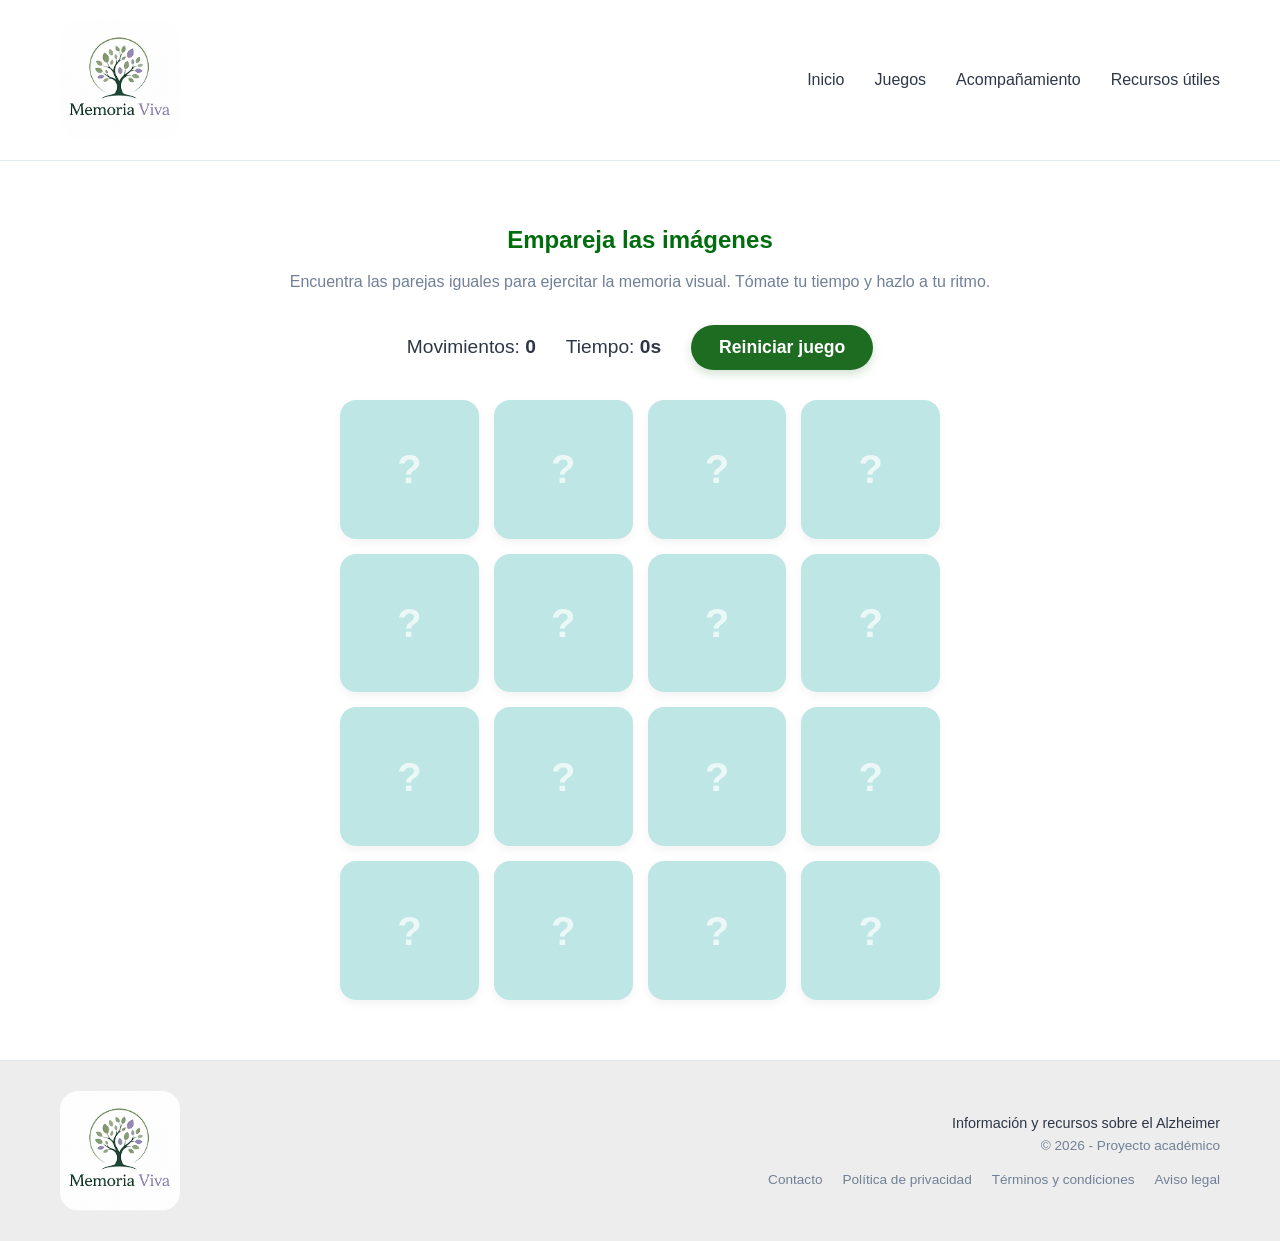
<file: juego_memoria.html>
<!DOCTYPE html>
<html lang="es">
<head>
    <meta charset="UTF-8">
    <meta name="viewport" content="width=device-width, initial-scale=1.0">
    <title>Memoria Viva | Empareja las imágenes</title>
    <link rel="stylesheet" href="css/estilo.css">
    <script src="funciones.js" defer></script> 
    <link rel="icon" type="image/png" href="imagenes/Logo.png">

</head>
<body>
    <header class="navbar">
        <div class="container nav-container">
            <div class="logo">
                <a href="index.html">
                    <img src="imagenes/Logo.png" alt="Logotipo de Memoria Viva" class="logo-img">
                </a>
            </div>
            <nav>
                <ul class="nav-links">
                    <li><a href="index.html" class="nav-item">Inicio</a></li>
                    <li><a href="juegos.html" class="nav-item active">Juegos</a></li>
                    <li><a href="acompanamiento.html" class="nav-item">Acompañamiento</a></li>
                    <li><a href="recursos.html" class="nav-item">Recursos útiles</a></li>
                </ul>
            </nav>
        </div>
    </header>

    <main>
        <section class="page-section active section-padding">
            <div class="container" style="text-align: center; max-width: 800px;">
                <h1 style="color: var(--color-memoria); margin-bottom: 10px;">Empareja las imágenes</h1>
                <p style="color: var(--text-light); margin-bottom: 30px;">Encuentra las parejas iguales para ejercitar la memoria visual. Tómate tu tiempo y hazlo a tu ritmo.</p>
                
                <!-- Panel de controles -->
                <div class="game-stats">
                    <span>Movimientos: <strong id="movimientos">0</strong></span>
                    <span>Tiempo: <strong id="tiempo">0s</strong></span>
                    <button id="reiniciar" class="btn-juego">Reiniciar juego</button>
                </div>

                <!-- Tablero donde se inyectarán las cartas desde JS -->
                <div class="memory-board" id="tablero"></div>
            </div>
        </section>
    </main>

    <footer>
        <div class="container footer-content">
            <div class="footer-logo">
                <img src="imagenes/Logo.png" alt="Logotipo de Memoria Viva" class="logo-img">
            </div>
            <div class="footer-right-group">
                <div class="footer-info">
                    <p>Información y recursos sobre el Alzheimer</p>
                    <p class="copyright">&copy; 2026 - Proyecto académico</p>
                </div>
                <div class="footer-links">
                    <a href="#">Contacto</a>
                    <a href="#">Política de privacidad</a>
                    <a href="#">Términos y condiciones</a>
                    <a href="#">Aviso legal</a>
                </div>
            </div>
        </div>
    </footer>
</body>
</html>
</file>
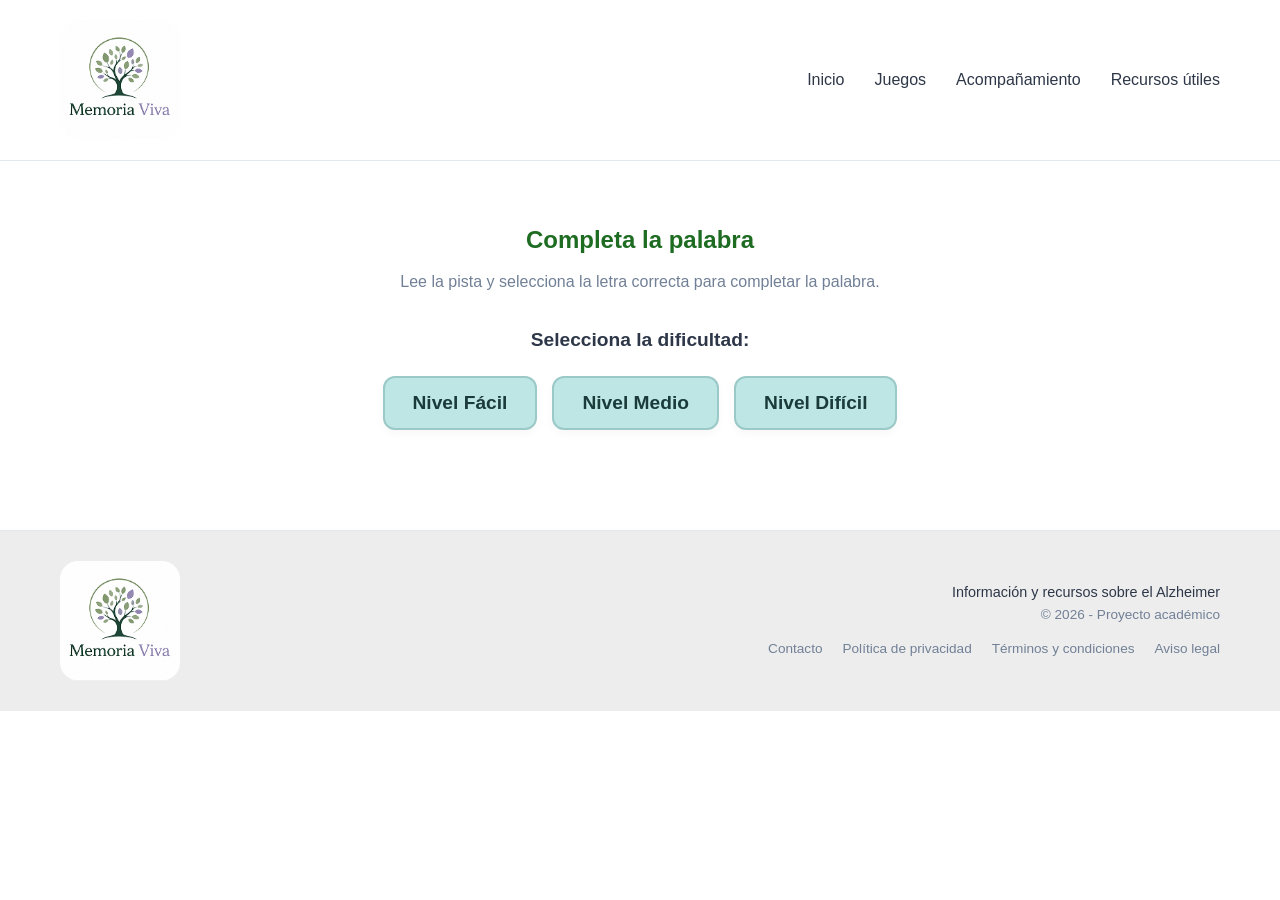
<file: juego_palabra.html>
<!DOCTYPE html>
<html lang="es">
<head>
    <meta charset="UTF-8">
    <meta name="viewport" content="width=device-width, initial-scale=1.0">
    <title>Memoria Viva | Completa la palabra</title>
    <link rel="stylesheet" href="css/estilo.css">
    <script src="funciones.js" defer></script> 
    <link rel="icon" type="image/png" href="imagenes/Logo.png">

</head>
<body>
    <header class="navbar">
        <div class="container nav-container">
            <div class="logo">
                <a href="index.html">
                    <img src="imagenes/Logo.png" alt="Logotipo de Memoria Viva" class="logo-img">
                </a>
            </div>
            <nav>
                <ul class="nav-links">
                    <li><a href="index.html" class="nav-item">Inicio</a></li>
                    <li><a href="juegos.html" class="nav-item active">Juegos</a></li>
                    <li><a href="acompanamiento.html" class="nav-item">Acompañamiento</a></li>
                    <li><a href="recursos.html" class="nav-item">Recursos útiles</a></li>
                </ul>
            </nav>
        </div>
    </header>

    <main>
        <section class="page-section active section-padding">
            <div class="container" style="text-align: center; max-width: 800px;">
                <h1 style="color: var(--color-juegos, #1e6b22); margin-bottom: 10px;">Completa la palabra</h1>
                <p style="color: var(--text-light); margin-bottom: 30px;">Lee la pista y selecciona la letra correcta para completar la palabra.</p>
                
                <!-- 1. Menú para elegir nivel -->
                <div id="selector-nivel" style="margin-bottom: 40px;">
                    <h2 style="font-size: 1.2rem; margin-bottom: 20px;">Selecciona la dificultad:</h2>
                    <div style="display: flex; justify-content: center; gap: 15px; flex-wrap: wrap;">
                        <button class="btn-nivel" data-nivel="facil">Nivel Fácil</button>
                        <button class="btn-nivel" data-nivel="medio">Nivel Medio</button>
                        <button class="btn-nivel" data-nivel="dificil">Nivel Difícil</button>
                        
                    </div>
                </div>

                <!-- 2. Tablero del juego (oculto al principio) -->
                <div id="tablero-palabras" class="word-game-board" style="display: none;">
                    <p id="pista-texto" class="word-hint">Cargando pista...</p>
                    
                    <div id="palabra-cajas" class="word-boxes">
                        <!-- Las letras se inyectan aquí -->
                    </div>

                    <div id="opciones-letras" class="letter-options">
                        <!-- Los botones se inyectan aquí -->
                    </div>

                    <p id="mensaje-juego" class="word-message"></p>
                    
                    <div style="margin-top: 30px;">
                        <button id="btn-cambiar-nivel" class="btn-juego btn-cambiar">Cambiar de nivel</button>
                    </div>
                </div>
            </div>
        </section>
    </main>
    
    <footer>
        <div class="container footer-content">
            <div class="footer-logo">
                <img src="imagenes/Logo.png" alt="Logotipo de Memoria Viva" class="logo-img">
            </div>
            
            <div class="footer-right-group">
                <div class="footer-info">
                    <p>Información y recursos sobre el Alzheimer</p>
                    <p class="copyright">&copy; 2026 - Proyecto académico</p>
                </div>
                <div class="footer-links">
                    <a href="#">Contacto</a>
                    <a href="#">Política de privacidad</a>
                    <a href="#">Términos y condiciones</a>
                    <a href="#">Aviso legal</a>
                </div>
            </div>
        </div>
    </footer>
</body>
</html>
</file>
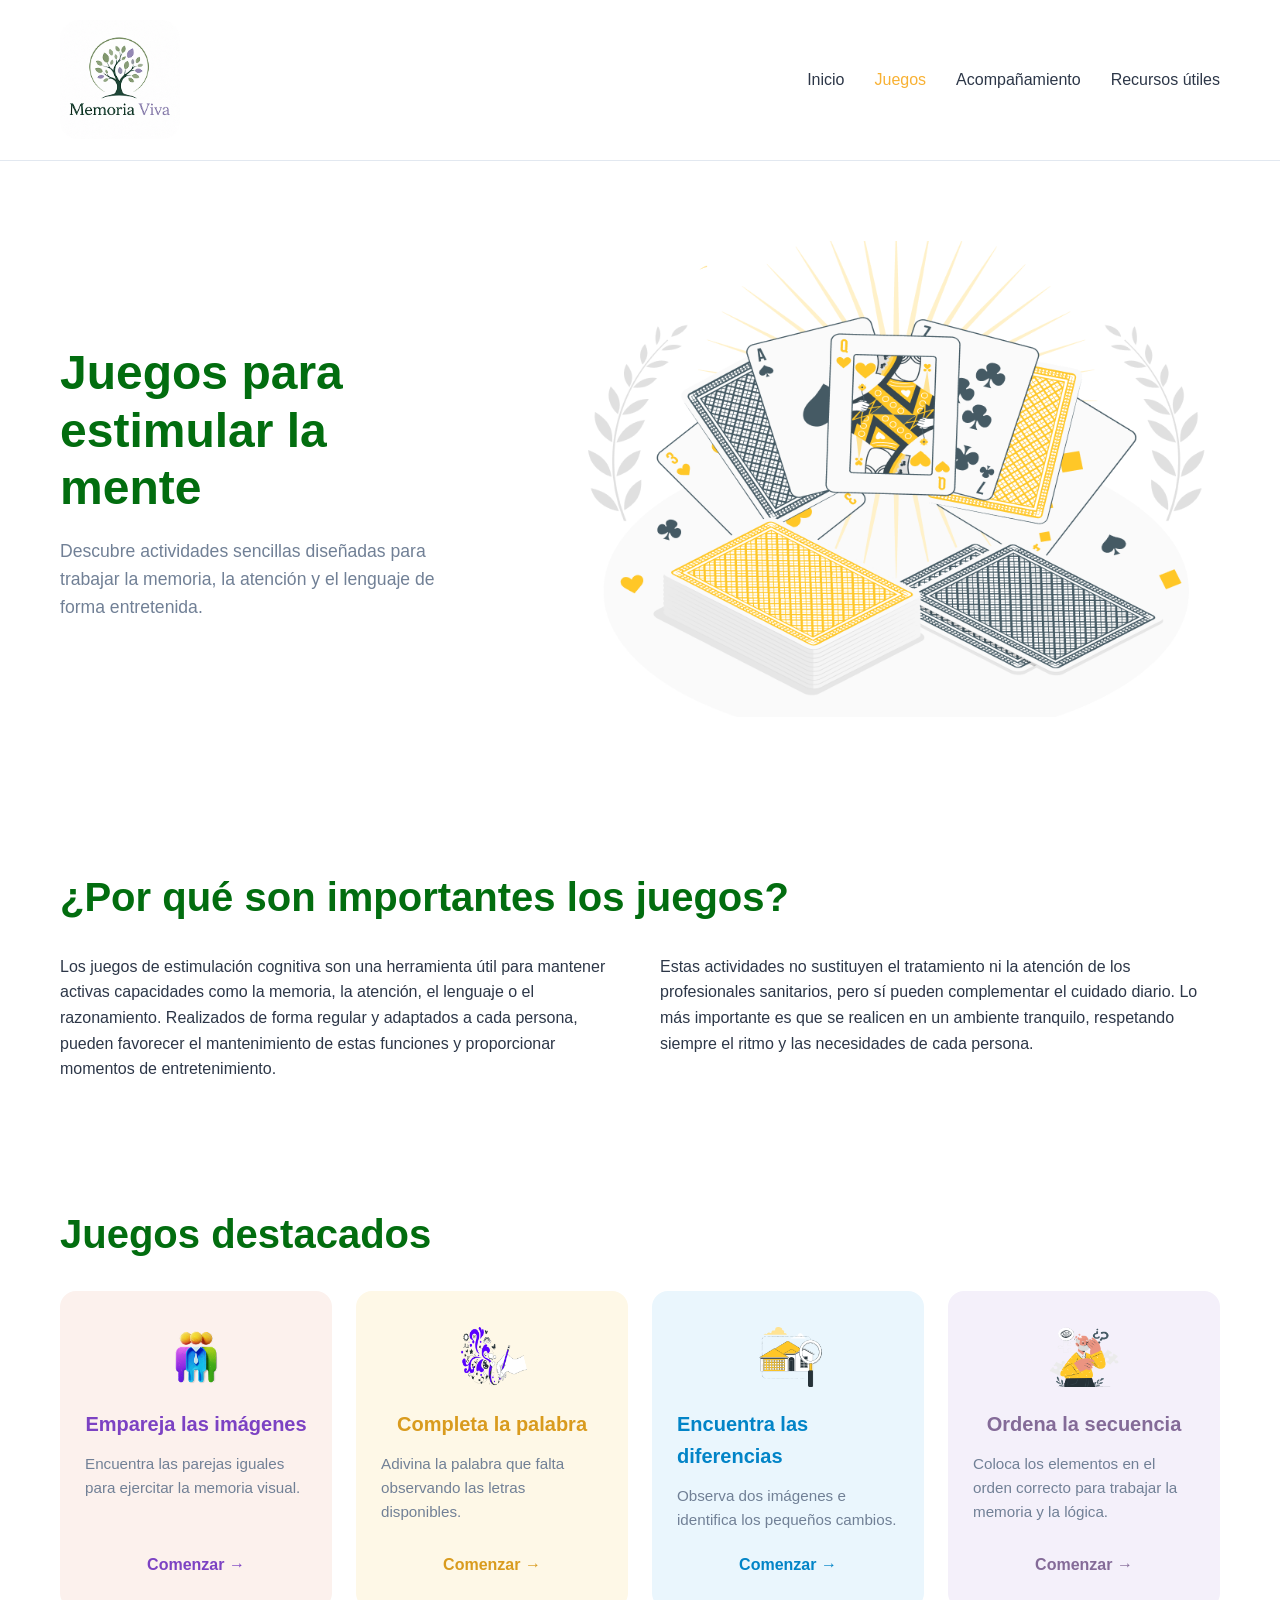
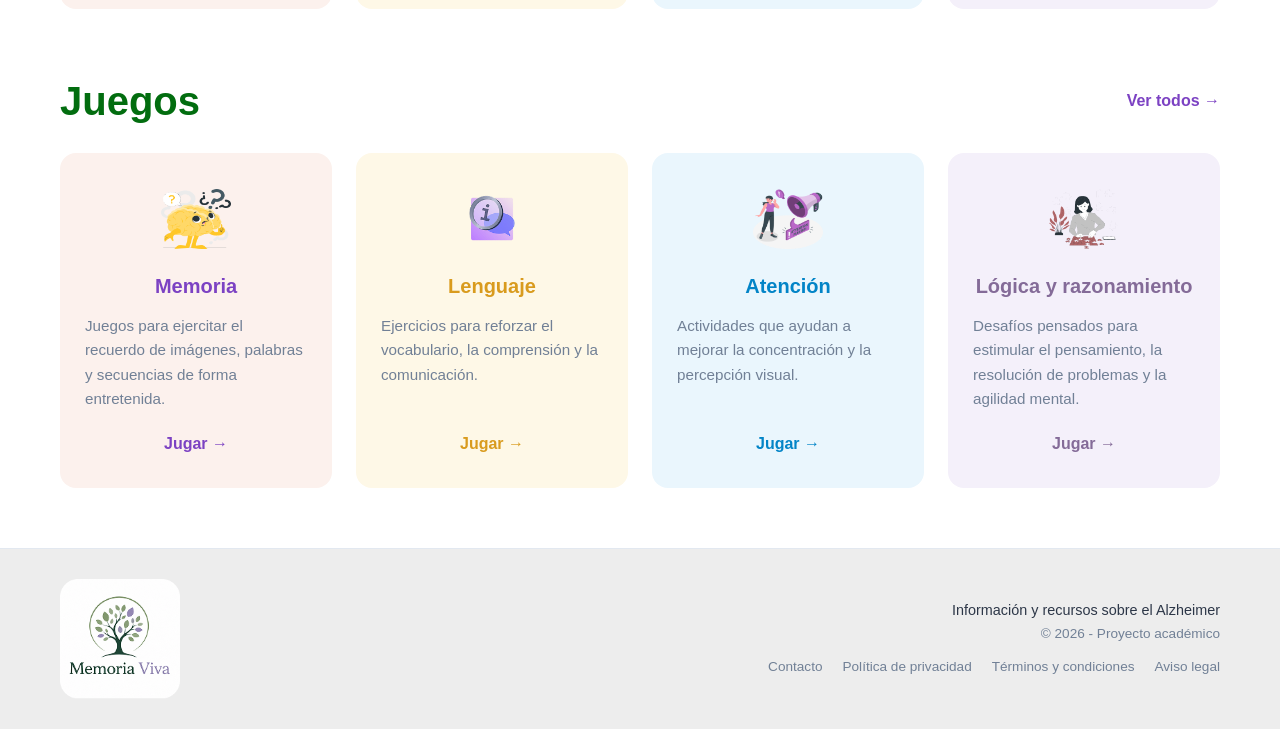
<file: juegos.html>
<!DOCTYPE html>
<html lang="es">
<head>
    <meta charset="UTF-8">
    <meta name="viewport" content="width=device-width, initial-scale=1.0">
    <title>Memoria Viva | Juegos</title>
    <link rel="stylesheet" href="css/estilo.css">
    <script src="funciones.js" defer></script>
    <link rel="icon" type="image/png" href="imagenes/Logo.png">
</head>
<body>
    <header class="navbar">
        <div class="container nav-container">
            <div class="logo">
                <a href="index.html">
                    <img src="imagenes/Logo.png" alt="Logotipo de Memoria Viva" class="logo-img">
                </a>
            </div>
            <nav>
                <ul class="nav-links">
                    <li><a href="index.html" class="nav-item">Inicio</a></li>
                    <li><a href="juegos.html" class="nav-item active">Juegos</a></li>
                    <li><a href="acompanamiento.html" class="nav-item">Acompañamiento</a></li>
                    <li><a href="recursos.html" class="nav-item">Recursos útiles</a></li>
                </ul>
            </nav>
        </div>
    </header>

    <main>
        <section class="page-section active">
            <!-- 1. Sección Hero Principal de Juegos -->
            <div class="container hero">
                <div class="hero-text">
                    <h1>Juegos para<br>estimular la<br>mente</h1>
                    <p>Descubre actividades sencillas diseñadas para trabajar la memoria, la atención y el lenguaje de forma entretenida.</p>
                </div>
                <div class="hero-image">
                    <img src="imagenes/Juegos-hero.png" alt="Ilustración de cartas y barajas para juegos de estimulación cognitiva" style="width: 100%; height: auto; border-radius: 16px;">
                </div>
            </div>

            <!-- 2. Sección ¿Por qué son importantes los juegos? -->
            <div class="container section-padding">
                <h2 class="section-title">¿Por qué son importantes los juegos?</h2>
                <div class="text-block-2col">
                    <p>Los juegos de estimulación cognitiva son una herramienta útil para mantener activas capacidades como la memoria, la atención, el lenguaje o el razonamiento. Realizados de forma regular y adaptados a cada persona, pueden favorecer el mantenimiento de estas funciones y proporcionar momentos de entretenimiento.</p>
                    <p>Estas actividades no sustituyen el tratamiento ni la atención de los profesionales sanitarios, pero sí pueden complementar el cuidado diario. Lo más importante es que se realicen en un ambiente tranquilo, respetando siempre el ritmo y las necesidades de cada persona.</p>
                </div>
            </div>

            <!-- 3. Sección Juegos destacados (Grid de 4 tarjetas) -->
            <div class="container section-padding">
                <h2 class="section-title">Juegos destacados</h2>
                <div class="grid-4">
                    <div class="card card-info">
                        <img src="imagenes/Icon acompa.png" alt="Icono de emparejar" class="card-icon">
                        <h3>Empareja las imágenes</h3>
                        <p>Encuentra las parejas iguales para ejercitar la memoria visual.</p>
                        <a href="juego_memoria.html" class="card-link">Comenzar &rarr;</a>
                    </div>
                    <div class="card card-acompanamiento">
                        <img src="imagenes/juego_completa la palabra.png" alt="Icono de completar palabra" class="card-icon">
                        <h3>Completa la palabra</h3>
                        <p>Adivina la palabra que falta observando las letras disponibles.</p>
                        <a href="juego_palabra.html" class="card-link">Comenzar &rarr;</a>
                    </div>
                    <div class="card card-juegos">
                        <img src="imagenes/juegos_encuentra diferencia.png" alt="Icono de diferencias" class="card-icon">
                        <h3>Encuentra las diferencias</h3>
                        <p>Observa dos imágenes e identifica los pequeños cambios.</p>
                        <a href="#" class="card-link">Comenzar &rarr;</a>
                    </div>
                    <div class="card card-recursos">
                        <img src="imagenes/juego_ordena secuencia.png" alt="Icono de secuencia" class="card-icon">
                        <h3>Ordena la secuencia</h3>
                        <p>Coloca los elementos en el orden correcto para trabajar la memoria y la lógica.</p>
                        <a href="#" class="card-link">Comenzar &rarr;</a>
                    </div>
                </div>
            </div>

            <!-- 4. Sección Categorías de Juegos -->
            <div class="container section-padding" style="padding-top: 0;">
                <div class="section-header-flex">
                    <h2 class="section-title">Juegos</h2>
                    <a href="#" class="card-link">Ver todos &rarr;</a>
                </div>
                
                <div class="grid-4">
                    <div class="card card-info">
                        <img src="imagenes/juego_memoria.png" alt="Icono de memoria" class="card-icon">
                        <h3>Memoria</h3>
                        <p>Juegos para ejercitar el recuerdo de imágenes, palabras y secuencias de forma entretenida.</p>
                        <a href="juego_memoria.html" class="card-link">Jugar &rarr;</a>
                    </div>
                    <div class="card card-acompanamiento">
                        <img src="imagenes/Icon info .png" alt="Icono de lenguaje" class="card-icon">
                        <h3>Lenguaje</h3>
                        <p>Ejercicios para reforzar el vocabulario, la comprensión y la comunicación.</p>
                        <a href="juego_palabra.html" class="card-link">Jugar &rarr;</a>
                    </div>
                    <div class="card card-juegos">
                        <img src="imagenes/juego_atencion.png" alt="Icono de atención" class="card-icon">
                        <h3>Atención</h3>
                        <p>Actividades que ayudan a mejorar la concentración y la percepción visual.</p>
                        <a href="#" class="card-link">Jugar &rarr;</a>
                    </div>
                    <div class="card card-recursos">
                        <img src="imagenes/juego_logica.png" alt="Icono de lógica y razonamiento" class="card-icon">
                        <h3>Lógica y razonamiento</h3>
                        <p>Desafíos pensados para estimular el pensamiento, la resolución de problemas y la agilidad mental.</p>
                        <a href="#" class="card-link">Jugar  &rarr;</a>
                    </div>
                </div>
            </div>
        </section>
    </main>

    <footer>
        <div class="container footer-content">
            <div class="footer-logo">
                <img src="imagenes/Logo.png" alt="Logotipo de Memoria Viva" class="logo-img">
            </div>
            
            <div class="footer-right-group">
                <div class="footer-info">
                    <p>Información y recursos sobre el Alzheimer</p>
                    <p class="copyright">&copy; 2026 - Proyecto académico</p>
                </div>
                <div class="footer-links">
                    <a href="#">Contacto</a>
                    <a href="#">Política de privacidad</a>
                    <a href="#">Términos y condiciones</a>
                    <a href="#">Aviso legal</a>
                </div>
            </div>
        </div>
    </footer>
</body>
</html>
</file>
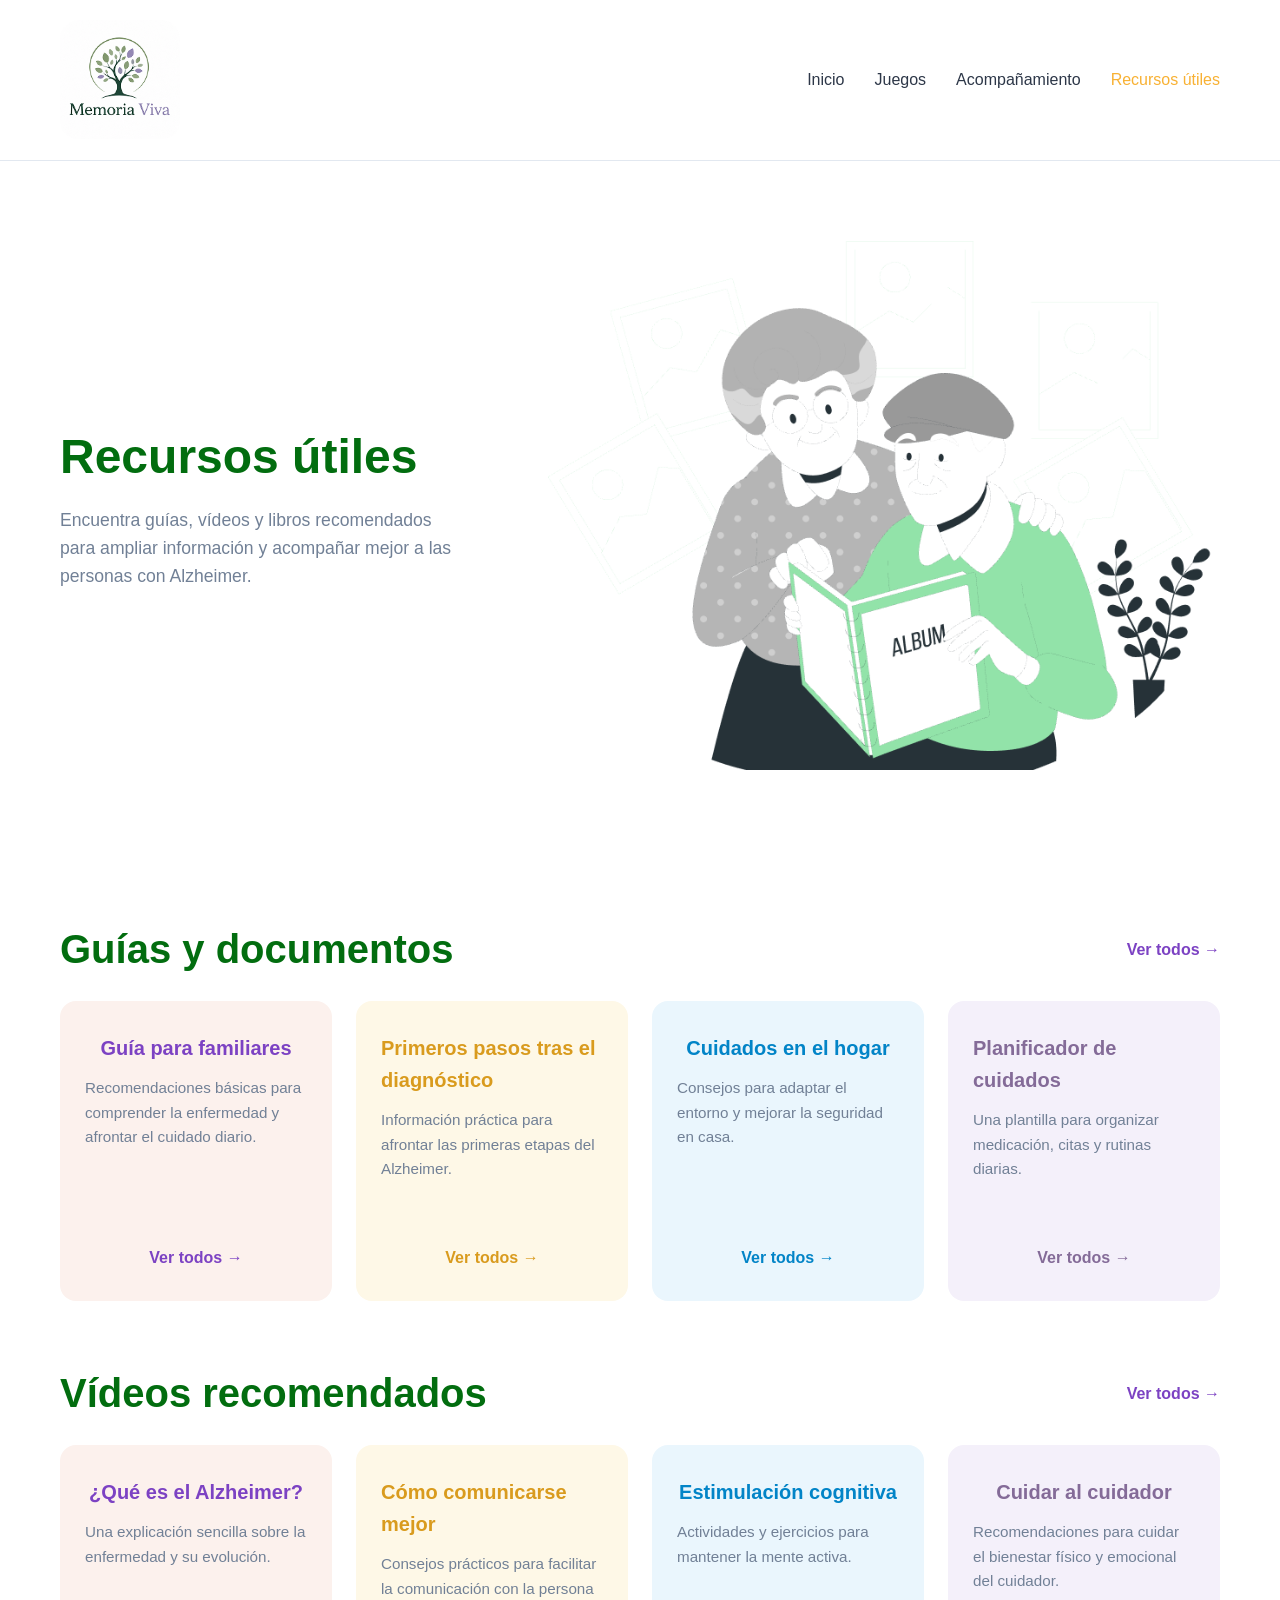
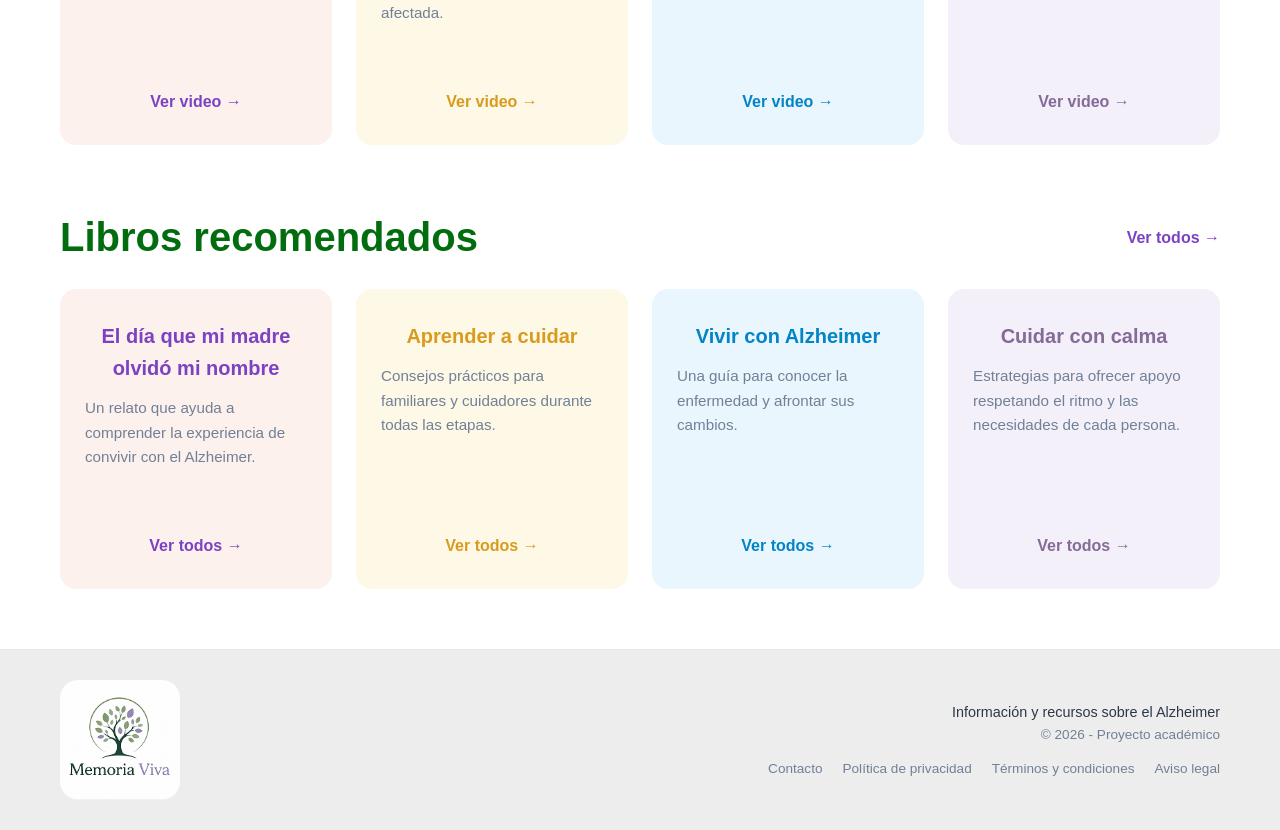
<file: recursos.html>
<!DOCTYPE html>
<html lang="es">
<head>
    <meta charset="UTF-8">
    <meta name="viewport" content="width=device-width, initial-scale=1.0">
    <title>Memoria Viva | Recursos útiles</title>
    <link rel="stylesheet" href="css/estilo.css">
    <script src="funciones.js" defer></script>
    <link rel="icon" type="image/png" href="imagenes/Logo.png">
</head>
<body>
    <header class="navbar">
        <div class="container nav-container">
            <div class="logo">
                <a href="index.html">
                    <img src="imagenes/Logo.png" alt="Logotipo de Memoria Viva" class="logo-img">
                </a>
            </div>
            <nav>
                <ul class="nav-links">
                    <li><a href="index.html" class="nav-item">Inicio</a></li>
                    <li><a href="juegos.html" class="nav-item">Juegos</a></li>
                    <li><a href="acompanamiento.html" class="nav-item">Acompañamiento</a></li>
                    <li><a href="recursos.html" class="nav-item active">Recursos útiles</a></li>
                </ul>
            </nav>
        </div>
    </header>

    <main>
        <section class="page-section active">
            <!-- 1. Sección Hero Principal de Recursos -->
            <div class="container hero">
                <div class="hero-text">
                    <h1>Recursos útiles</h1>
                    <p>Encuentra guías, vídeos y libros recomendados para ampliar información y acompañar mejor a las personas con Alzheimer.</p>
                </div>
                <div class="hero-image">
                    <img src="imagenes/recursos_hero.png" alt="Ilustración de personas revisando un álbum de fotos" style="width: 100%; height: auto; border-radius: 16px;">
                </div>
            </div>

            <!-- 2. Sección Guías y documentos -->
            <div class="container section-padding">
                <div class="section-header-flex">
                    <h2 class="section-title">Guías y documentos</h2>
                    <a href="#" class="card-link">Ver todos &rarr;</a>
                </div>
                <div class="grid-4">
                    <div class="card card-info">
                        <h3>Guía para familiares</h3>
                        <p>Recomendaciones básicas para comprender la enfermedad y afrontar el cuidado diario.</p>
                        <a href="pdf/FPM_GuiaCuidadores_CAST-Interact_2024-ok-2.pdf" target="_blank" rel="noopener noreferrer" class="card-link">Ver todos &rarr;</a>
                    </div>
                    <div class="card card-acompanamiento">
                        <h3>Primeros pasos tras el diagnóstico</h3>
                        <p>Información práctica para afrontar las primeras etapas del Alzheimer.</p>
                        <a href="pdf/FPM_GuiaCuidadores_CAST-Interact_2024-ok-2.pdf" target="_blank" rel="noopener noreferrer" class="card-link">Ver todos &rarr;</a>
                    </div>
                    <div class="card card-juegos">
                        <h3>Cuidados en el hogar</h3>
                        <p>Consejos para adaptar el entorno y mejorar la seguridad en casa.</p>
                        <a href="pdf/FPM_GuiaCuidadores_CAST-Interact_2024-ok-2.pdf" target="_blank" rel="noopener noreferrer" class="card-link">Ver todos &rarr;</a>
                    </div>
                    <div class="card card-recursos">
                        <h3>Planificador de cuidados</h3>
                        <p>Una plantilla para organizar medicación, citas y rutinas diarias.</p>
                        <a href="pdf/FPM_GuiaCuidadores_CAST-Interact_2024-ok-2.pdf" target="_blank" rel="noopener noreferrer" class="card-link">Ver todos &rarr;</a>
                    </div>
                </div>
            </div>

            <!-- 3. Sección Vídeos recomendados -->
            <div class="container section-padding" style="padding-top: 0;">
                <div class="section-header-flex">
                    <h2 class="section-title">Vídeos recomendados</h2>
                    <a href="#" class="card-link">Ver todos &rarr;</a>
                </div>
                <div class="grid-4">
                    <div class="card card-info">
                        <h3>¿Qué es el Alzheimer?</h3>
                        <p>Una explicación sencilla sobre la enfermedad y su evolución.</p>
                        <a href="https://www.youtube.com/watch?v=OQUfsnkmsL8" target="_blank" rel="noopener noreferrer"class="card-link">Ver video &rarr;</a>
                    </div>
                    <div class="card card-acompanamiento">
                        <h3>Cómo comunicarse mejor</h3>
                        <p>Consejos prácticos para facilitar la comunicación con la persona afectada.</p>
                         <a href="https://www.youtube.com/watch?v=OQUfsnkmsL8" target="_blank" rel="noopener noreferrer"class="card-link">Ver video &rarr;</a>
                    </div>
                    <div class="card card-juegos">
                        <h3>Estimulación cognitiva</h3>
                        <p>Actividades y ejercicios para mantener la mente activa.</p>
                        <a href="https://www.youtube.com/watch?v=OQUfsnkmsL8" target="_blank" rel="noopener noreferrer"class="card-link">Ver video &rarr;</a>
                    </div>
                    <div class="card card-recursos">
                        <h3>Cuidar al cuidador</h3>
                        <p>Recomendaciones para cuidar el bienestar físico y emocional del cuidador.</p>
                        <a href="https://www.youtube.com/watch?v=OQUfsnkmsL8" target="_blank" rel="noopener noreferrer"class="card-link">Ver video &rarr;</a>
                    </div>
                </div>
            </div>

            <!-- 4. Sección Libros recomendados -->
            <div class="container section-padding" style="padding-top: 0;">
                <div class="section-header-flex">
                    <h2 class="section-title">Libros recomendados</h2>
                    <a href="#" class="card-link">Ver todos &rarr;</a>
                </div>
                <div class="grid-4">
                    <div class="card card-info">
                        <h3>El día que mi madre olvidó mi nombre</h3>
                        <p>Un relato que ayuda a comprender la experiencia de convivir con el Alzheimer.</p>
                        <a href="https://alzheimercatalunya.org/es/6-recomendaciones-de-libros-sobre-alzheimer-y-demencias-para-este-sant-jordi/" target="_blank" rel="noopener noreferrer" class="card-link">Ver todos &rarr;</a>
                    </div>
                    <div class="card card-acompanamiento">
                        <h3>Aprender a cuidar</h3>
                        <p>Consejos prácticos para familiares y cuidadores durante todas las etapas.</p>
                        <a href="https://alzheimercatalunya.org/es/6-recomendaciones-de-libros-sobre-alzheimer-y-demencias-para-este-sant-jordi/" target="_blank" rel="noopener noreferrer" class="card-link">Ver todos &rarr;</a>
                    </div>
                    <div class="card card-juegos">
                        <h3>Vivir con Alzheimer</h3>
                        <p>Una guía para conocer la enfermedad y afrontar sus cambios.</p>
                       <a href="https://alzheimercatalunya.org/es/6-recomendaciones-de-libros-sobre-alzheimer-y-demencias-para-este-sant-jordi/" target="_blank" rel="noopener noreferrer" class="card-link">Ver todos &rarr;</a>
                    </div>
                    <div class="card card-recursos">
                        <h3>Cuidar con calma</h3>
                        <p>Estrategias para ofrecer apoyo respetando el ritmo y las necesidades de cada persona.</p>
                        <a href="https://alzheimercatalunya.org/es/6-recomendaciones-de-libros-sobre-alzheimer-y-demencias-para-este-sant-jordi/" target="_blank" rel="noopener noreferrer" class="card-link">Ver todos &rarr;</a>
                    </div>
                </div>
            </div>
        </section>
    </main>

    <footer>
        <div class="container footer-content">
            <div class="footer-logo">
                <img src="imagenes/Logo.png" alt="Logotipo de Memoria Viva" class="logo-img">
            </div>
            
            <div class="footer-right-group">
                <div class="footer-info">
                    <p>Información y recursos sobre el Alzheimer</p>
                    <p class="copyright">&copy; 2026 - Proyecto académico</p>
                </div>
                <div class="footer-links">
                    <a href="#">Contacto</a>
                    <a href="#">Política de privacidad</a>
                    <a href="#">Términos y condiciones</a>
                    <a href="#">Aviso legal</a>
                </div>
            </div>
        </div>
    </footer>
</body>
</html>
</file>
<file: css/estilo.css>
/* =========================================
   VARIABLES GLOBALES (:root)
   ========================================= */
:root {
    --color-memoria: #026d0f;       
    --color-viva: #846b98;          
    --primary-accent: #f8b133;  
    --color-cards: #bde6e4;     
    
    --text-dark: #2d3748;           
    --text-light: #718096;          
    
    --bg-main: #ffffff;             
    --bg-secondary: #FFF6F6;        
    --border-color: #e2e8f0;        
    
    --footer-bg: #ededed;           

    --card-bg-1: #fcf1ed;           
    --card-text-1: #7c42c3;         

    --card-bg-2: #fef8e7;           
    --card-text-2: #d99b1e;         

    --card-bg-3: #eaf6fd;           
    --card-text-3: #0284c7;         

    --card-bg-4: #f4f0fa;           
    --card-text-4: #846b98;         
    
    --font-family: 'Inter', 'Segoe UI', Roboto, Helvetica, Arial, sans-serif;
    --border-radius: 16px;
    --transition-speed: 0.3s;
}

/* =========================================
   RESET Y ESTILOS BASE
   ========================================= */
* {
    margin: 0;
    padding: 0;
    box-sizing: border-box;
}

body {
    font-family: var(--font-family);
    color: var(--text-dark);
    background-color: var(--bg-main);
    line-height: 1.6;
}

a {
    text-decoration: none;
    color: var(--text-dark);
    transition: color var(--transition-speed);
}

ul {
    list-style: none;
}

.container {
    max-width: 1200px;
    margin: 0 auto;
    padding: 0 20px;
}

/* =========================================
   NAVEGACIÓN (HEADER) Y LOGO
   ========================================= */
.navbar {
    background-color: var(--bg-main);
    padding: 20px 0;
    border-bottom: 1px solid var(--border-color);
    position: sticky;
    top: 0;
    z-index: 1000;
}

.nav-container {
    display: flex;
    justify-content: space-between;
    align-items: center;
}

.logo {
    display: flex;
    align-items: center;
}

.logo a {
    display: flex;
    align-items: center;
    gap: 10px;
    font-size: 1.5rem;
    font-weight: 700;
    color: var(--color-memoria);
}

.logo span {
    color: var(--color-viva);
}

.logo-img {
    max-height: 120px;
    width: auto;
    display: block; 
}

.nav-links {
    display: flex;
    gap: 30px;
}

.nav-links a {
    font-weight: 500;
    font-size: 1rem;
}

.nav-links a:hover, 
.nav-links a.active {
    color: var(--primary-accent);
}

/* =========================================
   ESTRUCTURA DE SECCIONES Y GRID
   ========================================= */
.section-padding {
    padding: 60px 20px;
}

/* Títulos más grandes */
.section-title {
    font-size: 2.5rem;
    font-weight: 700;
    margin-bottom: 25px;
    color: var(--color-memoria);
}

/* Párrafos más estrechos */
.hero-text p, 
.text-block-center p, 
.info-text p {
    max-width: 400px;
    font-size: 1.1rem;
    color: var(--text-light);
}

.grid-4 {
    display: grid;
    grid-template-columns: repeat(auto-fit, minmax(250px, 1fr));
    gap: 24px;
}

/* =========================================
   HERO SECTIONS
   ========================================= */
.hero {
    display: flex;
    align-items: center;
    justify-content: space-between;
    padding: 80px 20px;
    gap: 40px;
}

.hero-text {
    flex: 1;
}

.hero-text h1 {
    font-size: 3rem;
    line-height: 1.2;
    margin-bottom: 20px;
    color: var(--color-memoria);
}

.hero-image {
    flex: 1.5;
}

.hero-image img {
    width: 100%;
    height: auto;
    border-radius: var(--border-radius);
}

/* =========================================
   TARJETAS (CARDS) CON ICONOS ARRIBA
   ========================================= */
.card {
    background: var(--bg-main);
    border: 1px solid var(--border-color);
    border-radius: var(--border-radius);
    padding: 30px 24px;
    min-height: 300px;
    justify-content: space-between;
    display: flex;
    flex-direction: column;
    transition: transform var(--transition-speed), box-shadow var(--transition-speed);
    align-items: center;
    
}

.card:hover {
    transform: translateY(-5px);
    box-shadow: 0 10px 20px rgba(0,0,0,0.05);
}

/* Estilo para los iconos en la parte superior de las cards */
.card-icon {
    width: 70px;
    height: 70px;
    object-fit: contain;
    margin-bottom: 16px;

}

.card.card-info {
    background-color: var(--card-bg-1);
    border-color: transparent;
}
.card.card-info h3, .card.card-info .card-link {
    color: var(--card-text-1);
    text-align: center;
}

.card.card-acompanamiento {
    background-color: var(--card-bg-2);
    border-color: transparent;
}
.card.card-acompanamiento h3, .card.card-acompanamiento .card-link {
    color: var(--card-text-2);
}

.card.card-juegos {
    background-color: var(--card-bg-3);
    border-color: transparent;
}
.card.card-juegos h3, .card.card-juegos .card-link {
    color: var(--card-text-3);
}

.card.card-recursos {
    background-color: var(--card-bg-4);
    border-color: transparent;
}
.card.card-recursos h3, .card.card-recursos .card-link {
    color: var(--card-text-4);
}

.card h3 {
    font-size: 1.25rem;
    margin-bottom: 12px;
}

.card p {
    color: var(--text-light);
    font-size: 0.95rem;
    flex-grow: 1;
    margin-bottom: 20px;
}

.card-link {
    font-weight: 600;
    display: inline-block;
    color: #7c42c3;
}

.card-link:hover {
    opacity: 0.8;
}

/* =========================================
   BLOQUES DE TEXTO EXTRA Y COMPONENTES
   ========================================= */
.info-block {
    display: flex;
    align-items: center;
    padding: 60px 40px;
    border-radius: var(--border-radius);
    margin: 40px auto;
    gap: 40px;
}

.info-text {
    flex: 1;
    text-align: left;
}

.info-text h2 {
    color: var(--color-memoria);
    font-size: 2.2rem;
    margin-bottom: 15px;
}

.info-text .subtitle {
    color: var(--card-text-1);
}

.info-text .btn-link {
    color: var(--card-text-1);
}

.info-image {
    flex: 1.5;
}

.info-image img {
    width: 100%;
    height: auto;
    border-radius: var(--border-radius);
}

.info-block .info-text p {
    margin-bottom: 25px; 
}

/* Bloque Invertido (Imagen izq. / Texto der.) */
.info-block-reverse {
    display: flex;
    flex-direction: row-reverse;
    align-items: center;
    padding: 60px 40px;
    border-radius: var(--border-radius);
    margin: 40px auto;
    gap: 40px;
}

.info-block-reverse .info-text {
    margin-left: auto;
    text-align: right;
    max-width: 500px;
}

.info-block-reverse .info-text p {
    text-align: right;
    margin-left: auto;
    margin-right: 0;
    margin-bottom: 25px;
}

.info-block-reverse .info-image {
    flex: 1.5;
}

.info-block-reverse .info-image img {
    width: 100%;
    height: auto;
    border-radius: var(--border-radius);
}

.section-header-flex {
    display: flex;
    justify-content: space-between;
    align-items: center;
    margin-bottom: 20px;
}

.section-header-flex .section-title {
    margin-bottom: 0;
}

.text-block-2col {
    display: grid;
    grid-template-columns: 1fr 1fr;
    gap: 40px;
    align-items: start;
}

/* =========================================
   NEWSLETTER (Dos columnas con fondo de color)
   ========================================= */
.newsletter-section {
    background-color: var(--bg-secondary);
    padding: 80px 0;
    margin-top: 60px;
    border-top: 1px solid var(--border-color);
    border-bottom: 1px solid var(--border-color);
}

.newsletter-content {
    display: flex;
    align-items: center;
    justify-content: space-between;
    gap: 40px;
}

.newsletter-text {
    flex: 1;
}

.newsletter-section h2 {
    color: var(--color-memoria);
    font-size: 2.5rem;
    margin-bottom: 15px;
}

.newsletter-section p {
    color: var(--text-light);
    font-size: 1.1rem;
    margin-bottom: 25px;
}

.newsletter-form {
    display: flex;
    gap: 10px;
    max-width: 500px;
}

.newsletter-form input {
    flex: 1;
    padding: 12px 20px;
    border: 1px solid var(--border-color);
    border-radius: 8px;
    font-size: 1rem;
    background-color: var(--bg-main);
}

/* Estilo del botón de suscripción */
.btn-primary {
    background-color: var(--color-memoria);
    color: #ffffff;
    border: none;
    padding: 12px 24px;
    border-radius: 8px;
    font-weight: 600;
    cursor: pointer;
    font-size: 1rem;
    transition: opacity var(--transition-speed);
}

.btn-primary:hover {
    opacity: 0.8;
}

/* Contenedor e imagen de la newsletter al lado */
.newsletter-image {
    flex: 1;
    max-width: 500px;
}

.newsletter-image img {
    width: 100%;
    height: auto;
    display: block;
    border-radius: var(--border-radius);
}

.newsletter-text .newsletter-success-msg {
    margin-top: 15px;
    font-size: 1rem;
    font-weight: 600;
    color: var(--color-memoria);
}

/* =========================================
   FOOTER
   ========================================= */
footer {
    background-color: var(--footer-bg);
    padding: 30px 0;
    border-top: 1px solid var(--border-color);
}

.footer-content {
    display: flex;
    justify-content: space-between;
    align-items: center;
    flex-wrap: wrap;
    gap: 20px;
}

.footer-logo img.logo-img {
    max-height: 120px;
    width: auto;
    display: block;
}

.footer-right-group {
    display: flex;
    flex-direction: column;
    align-items: flex-end;
    gap: 12px;
}

.footer-info {
    text-align: right;
}

.footer-info p {
    font-size: 0.9rem;
    color: var(--text-dark);
}

.footer-info .copyright {
    font-size: 0.85rem;
    color: var(--text-light);
}

.footer-links {
    display: flex;
    gap: 20px;
}

.footer-links a {
    color: var(--text-light);
    font-size: 0.85rem;
    transition: color var(--transition-speed);
}

.footer-links a:hover {
    color: var(--color-memoria);
}

/* =========================================
   RESPONSIVIDAD
   ========================================= */
@media (max-width: 768px) {
    /* 1. Forzamos la columna en TODAS las secciones */
    .hero, .info-block, .info-block-reverse, .newsletter-content {
        flex-direction: column;
        text-align: center;
    }
    
    .hero-text h1 {
        font-size: 2.2rem;
    }
    
    .nav-container {
        flex-direction: column;
        gap: 15px;
    }

    .nav-links {
        flex-wrap: wrap;
        justify-content: center;
        gap: 15px;
    }

    .newsletter-form {
        flex-direction: column;
    }

    .footer-content {
        flex-direction: column;
        align-items: center;
        text-align: center;
    }

    .footer-right-group {
        align-items: center;
    }

    .footer-info {
        text-align: center;
    }

    .footer-links {
        flex-wrap: wrap;
        justify-content: center;
        gap: 10px;
    }

    .text-block-2col {
        grid-template-columns: 1fr;
    }

    /* 2. Centramos el texto del bloque invertido que en escritorio iba a la derecha */
    .info-block-reverse .info-text {
        text-align: center;
        margin-left: 0;
    }

    .info-block-reverse .info-text p {
        text-align: center;
        margin-left: 0;
        margin-right: 0;
    }

    /* 3. Aseguramos que los contenedores de las imágenes cojan el ancho completo */
    .info-block .info-image,
    .info-block-reverse .info-image {
        width: 100%;
        margin-top: 20px;
    }

    /* 4. Las imágenes ocupan TODO el ancho en móvil, igual que la del sillón */
    .info-block img,
    .info-block-reverse img {
        width: 100%;
        max-width: 100%; 
        height: auto;
        margin: 0 auto;
        display: block;
    }
}

/* =========================================
   ACORDEÓN DE PREGUNTAS FRECUENTES (FAQ)
   ========================================= */
.faq-container {
    max-width: 100%;
    margin: 0 auto;
    display: flex;
    flex-direction: column;
    gap: 15px;
    
}

.faq-item {
    
    border: 1px solid var(--border-color);
    border-radius: var(--border-radius);
    overflow: hidden;
}

.faq-question {
    width: 100%;
    background: none;
    border: none;
    padding: 20px;
    text-align: left;
    font-size: 1rem;
    font-weight: 600;
    color: var(--text-dark);
    display: flex;
    justify-content: space-between;
    align-items: center;
    cursor: pointer;
    font-family: inherit;
}

.faq-icon {
    font-size: 1.5rem;
    transition: transform 0.3s ease;
}

/* Contenedor de la respuesta oculto por defecto */
.faq-answer-container {
    max-height: 0;
    overflow: hidden;
    transition: max-height 0.3s ease, padding 0.3s ease;
    padding: 0 20px;
}

.faq-answer {
    color: var(--text-light);
    margin-bottom: 20px;
    line-height: 1.6;
}

/* Estado activo cuando se despliega */
.faq-item.active .faq-answer-container {
    max-height: 200px; /* Altura máxima estimada para que quepa el texto */
    padding: 0 20px;
}

.faq-item.active .faq-icon {
    transform: rotate(90deg); /* Rota la flechita hacia abajo */
}

/* =========================================
   ESTILOS DEL JUEGO DE MEMORIA
========================================= */
.game-stats {
    display: flex;
    justify-content: center;
    align-items: center;
    gap: 30px;
    margin-bottom: 30px;
    font-size: 1.2rem;
    color: var(--text-dark);
}

.memory-board {
    display: grid;
    grid-template-columns: repeat(4, 1fr);
    gap: 15px;
    max-width: 600px;
    margin: 0 auto;
    perspective: 1000px; /* Necesario para el efecto 3D */
}

.memory-card {
    aspect-ratio: 1 / 1;
    position: relative;
    cursor: pointer;
    transform-style: preserve-3d;
    transition: transform 0.6s cubic-bezier(0.4, 0.2, 0.2, 1);
    border-radius: var(--border-radius);
    box-shadow: 0 4px 10px rgba(0,0,0,0.05);
}

/* Clase que se añade con JS para voltear la carta */
.memory-card.flipped {
    transform: rotateY(180deg);
}

.memory-card-face {
    position: absolute;
    width: 100%;
    height: 100%;
    backface-visibility: hidden; /* Oculta la parte trasera de la cara al girar */
    border-radius: var(--border-radius);
    display: flex;
    justify-content: center;
    align-items: center;
    font-size: 3rem;
}

/* El reverso de la carta (lo que se ve antes de jugar) */
.memory-card-front {
    background-color: var(--color-cards);
    color: white;
    border: 2px solid transparent;
}

.memory-card-front::after {
    content: '?';
    font-weight: bold;
    font-size: 2.5rem;
    color: rgba(255, 255, 255, 0.7);
}

/* El anverso de la carta (donde está la imagen/icono) */
.memory-card-back {
    background-color: #ffffff;
    transform: rotateY(180deg);
    border: 2px solid var(--border-color);
}

.btn-juego {
    background-color: #1e6b22; /* Un verde acorde a tus títulos */
    color: #ffffff;
    border: none;
    padding: 12px 28px;
    font-size: 1.1rem;
    font-weight: bold;
    border-radius: 50px; /* Forma de píldora redondeada */
    cursor: pointer;
    box-shadow: 0 4px 10px rgba(30, 107, 34, 0.2);
    transition: all 0.3s ease; /* Transición suave para el hover */
}

.btn-juego:hover {
    background-color: #144d18; /* Verde un poco más oscuro */
    transform: translateY(-2px); /* Se eleva ligeramente */
    box-shadow: 0 6px 15px rgba(30, 107, 34, 0.3);
}

.btn-juego:active {
    transform: translateY(1px); /* Se hunde al pulsar */
    box-shadow: 0 2px 5px rgba(30, 107, 34, 0.2);
}


/* Adaptación a móviles */
@media (max-width: 600px) {
    .memory-board {
        grid-template-columns: repeat(3, 1fr);
    }
    .game-stats {
        flex-direction: column;
        gap: 15px;
    }
}


/* =========================================
   ESTILOS JUEGO: COMPLETA LA PALABRA
========================================= */
.word-game-board {
    animation: fadeIn 0.4s ease-in-out;
    background-color: #fafdfd;
    border: 2px solid var(--color-cards);
    border-radius: var(--border-radius);
    padding: 40px 20px;
    max-width: 600px;
    margin: 0 auto;
    box-shadow: 0 10px 25px rgba(0, 0, 0, 0.04); /* Sombra más envolvente y suave */
}

@keyframes fadeIn {
    from {
        opacity: 0;
        transform: translateY(8px);
    }
    to {
        opacity: 1;
        transform: translateY(0);
    }
}

/* Efecto tridimensional sutil en las cajas de letras base */
.letter-box {
    width: 60px;
    height: 70px;
    display: flex;
    justify-content: center;
    align-items: center;
    font-size: 2rem;
    font-weight: bold;
    color: var(--text-dark);
    background-color: white;
    border: 2px solid var(--color-cards);
    border-radius: 10px;
    text-transform: uppercase;
    box-shadow: 0 4px 8px rgba(0, 0, 0, 0.03); /* Da sensación de relieve tipo ficha */
    transition: all 0.3s ease;
}

.letter-box.empty {
    background-color: transparent;
    border: 2px dashed #8ab8b6;
    color: transparent;
    box-shadow: none;
}

/* Botones de opciones con mejor respuesta visual e interactiva */
.btn-letter {
    background-color: var(--color-cards);
    color: #1a3b39;
    border: none;
    padding: 15px 25px;
    font-size: 1.5rem;
    font-weight: bold;
    border-radius: 10px;
    cursor: pointer;
    transition: all 0.2s ease;
    box-shadow: 0 4px 10px rgba(189, 230, 228, 0.5); /* Sombra difuminada acorde al color turquesa */
}

.btn-letter:hover:not(:disabled) {
    background-color: #a6d4d2;
    transform: translateY(-3px); /* Se eleva un poco más al pasar el ratón */
    box-shadow: 0 6px 15px rgba(166, 212, 210, 0.6);
}

.btn-letter:active:not(:disabled) {
    transform: translateY(0px);
}

/* Estilo para los botones de selección de nivel inicial */
.btn-nivel {
    background-color: var(--color-cards);
    color: #1a3b39;
    border: 2px solid #9bc9c7;
    padding: 14px 28px;
    font-size: 1.2rem;
    font-weight: bold;
    border-radius: 12px;
    cursor: pointer;
    transition: all 0.3s ease;
    box-shadow: 0 4px 10px rgba(0, 0, 0, 0.03);
}

.btn-nivel:hover {
    background-color: #a6d4d2;
    transform: translateY(-2px);
    box-shadow: 0 6px 12px rgba(0, 0, 0, 0.05);
}

.word-boxes {
    display: flex;
    flex-direction: row;
    justify-content: center;
    align-items: center;
    gap: 12px;
    margin-bottom: 40px;
    flex-wrap: wrap;
}

.btn-juego.btn-cambiar {
    background-color: var(--card-bg-1); 
    color: var(--text-dark);
}

.btn-juego.btn-cambiar:hover {
    background-color: var(--bg-secondary);
}
</file>
